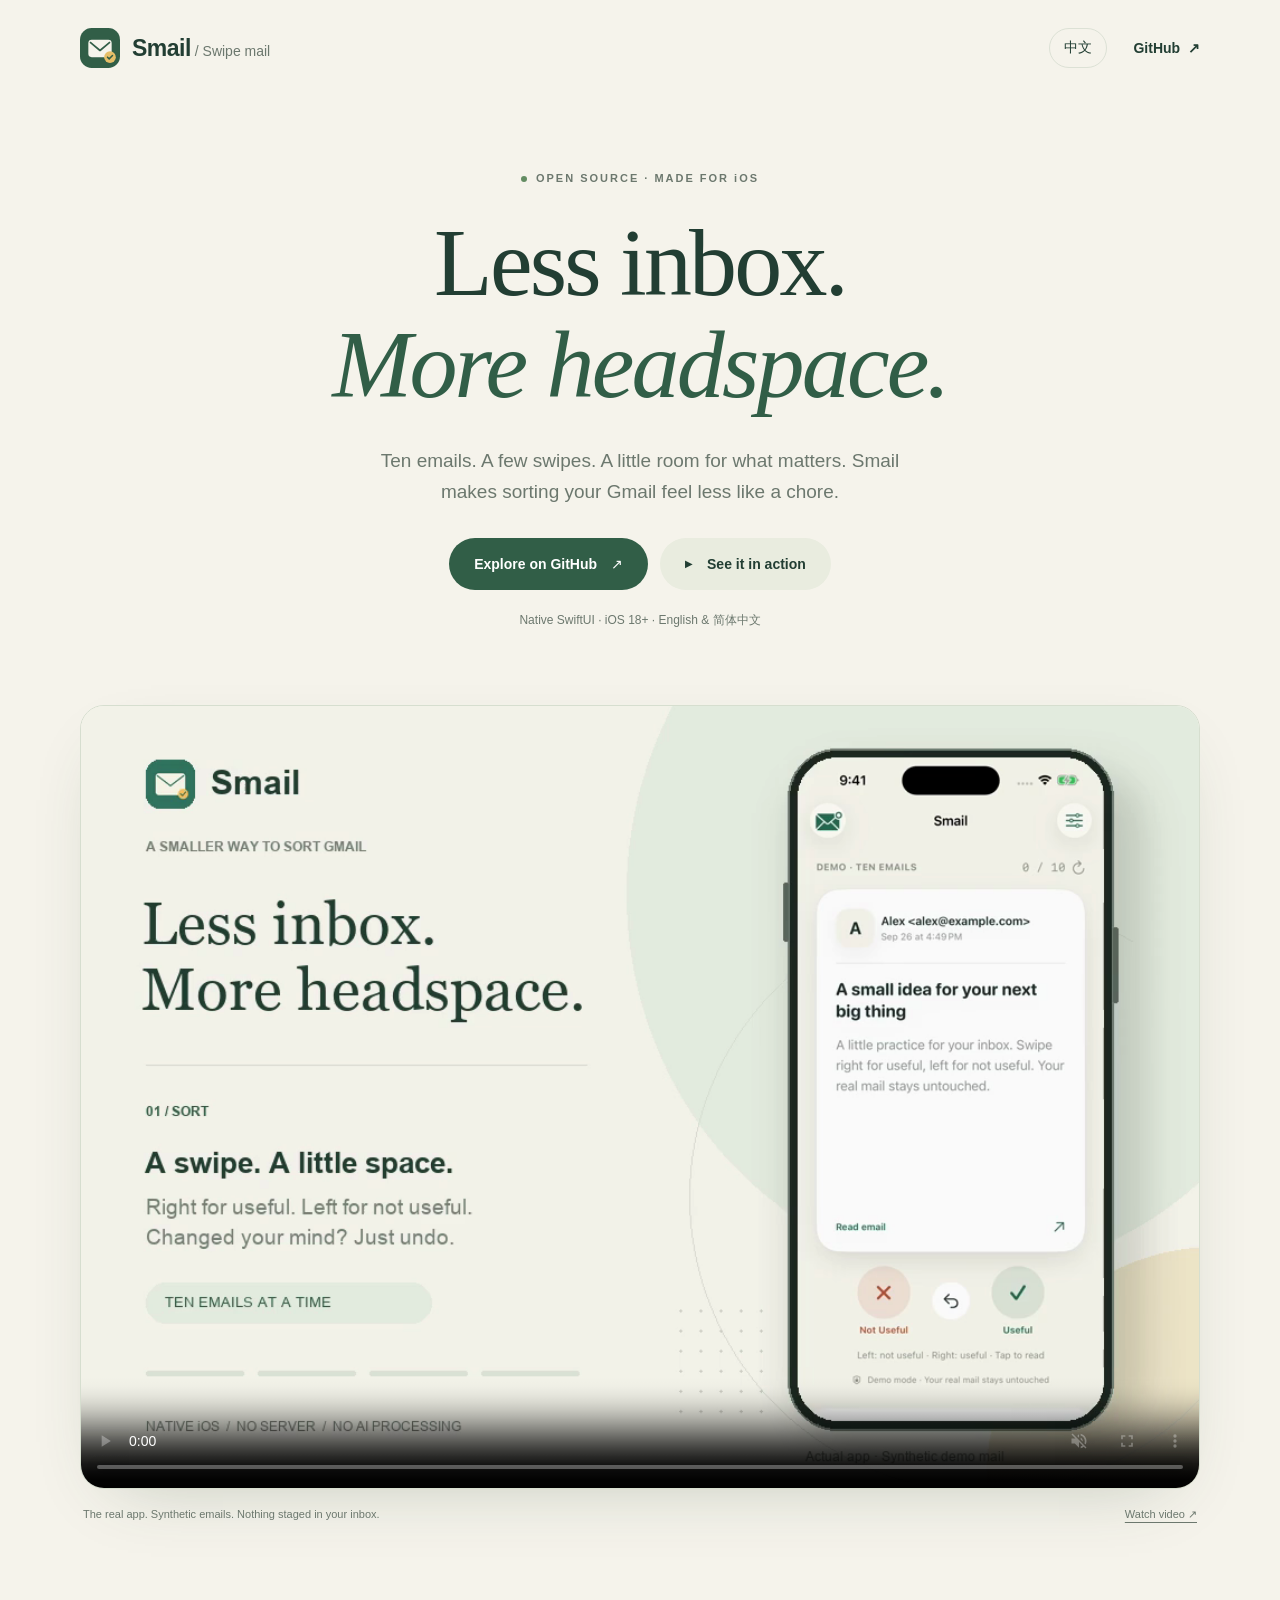
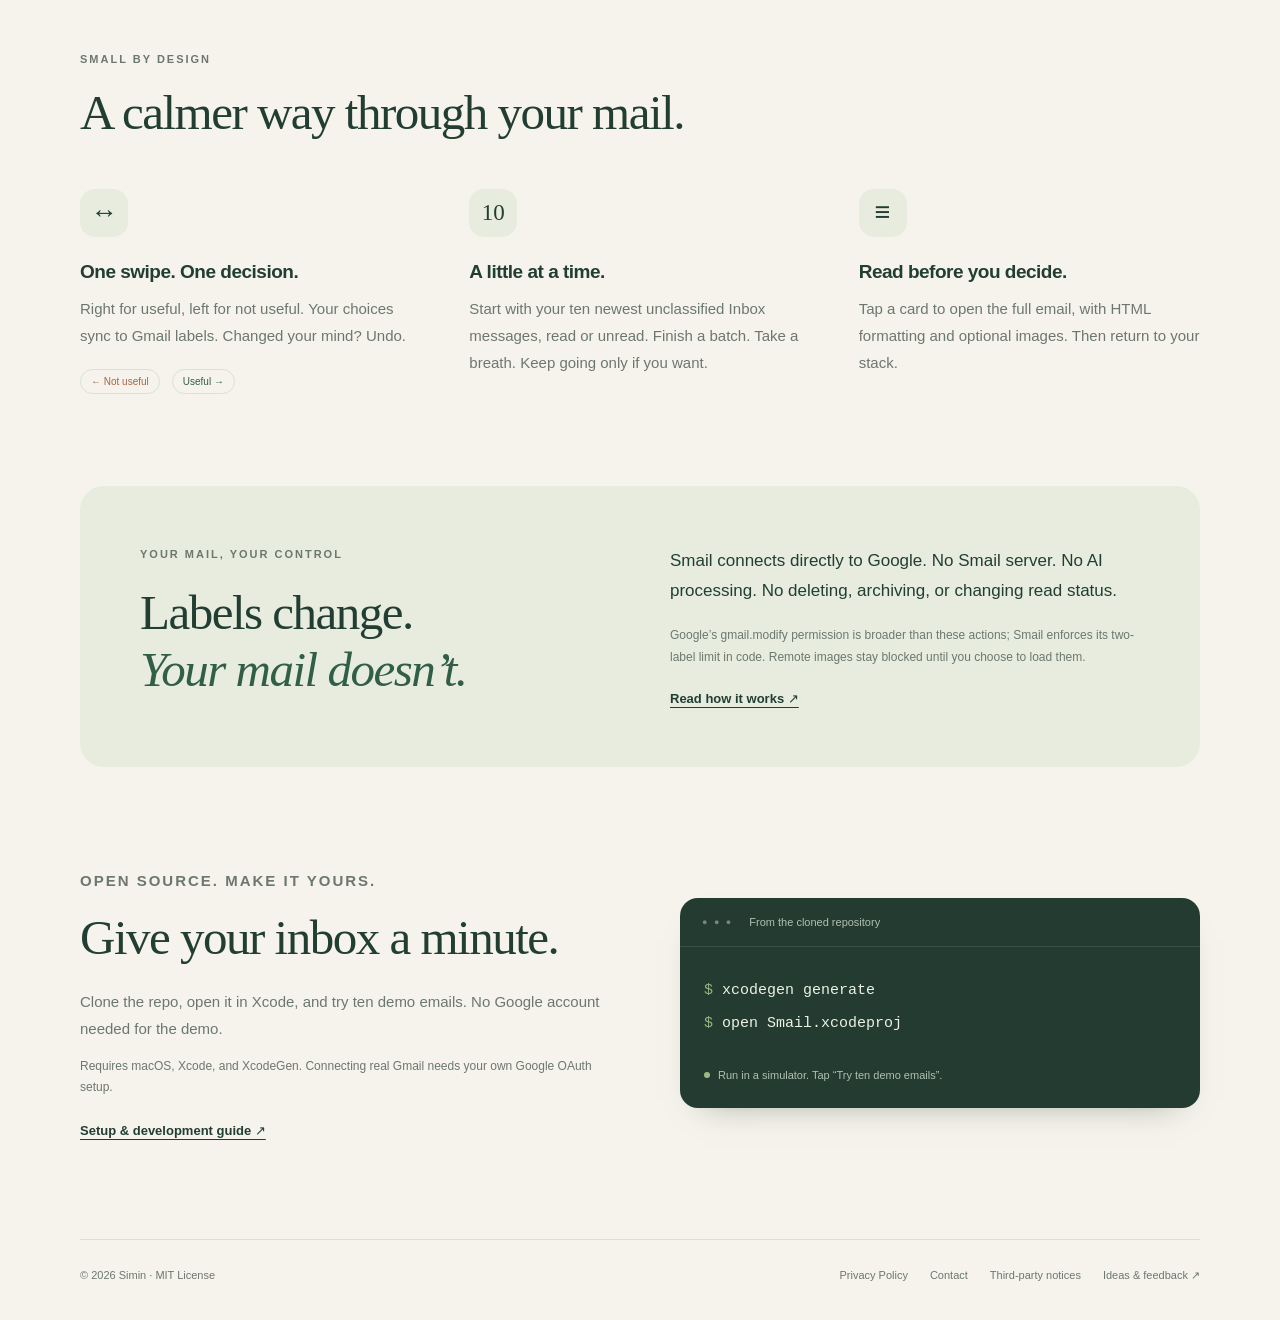
<file: docs/index.html>
<!doctype html>
<html lang="en">
<head>
  <meta charset="utf-8">
  <meta name="viewport" content="width=device-width, initial-scale=1">
  <meta name="theme-color" content="#f5f3eb">
  <meta name="description" content="Smail is an open-source iOS app for sorting Gmail, ten emails at a time. Swipe, read, undo. Your mail stays yours.">
  <meta property="og:type" content="website">
  <meta property="og:title" content="Smail: Swipe mail">
  <meta property="og:description" content="Less inbox. More headspace. A small, native iOS app for sorting Gmail.">
  <meta property="og:url" content="https://smail.simin.you/">
  <meta property="og:image" content="https://smail.simin.you/assets/smail-demo.png">
  <meta name="twitter:card" content="summary_large_image">
  <title>Smail: Swipe mail</title>
  <link rel="canonical" href="https://smail.simin.you/">
  <link rel="icon" href="favicon.svg" type="image/svg+xml">
  <link rel="stylesheet" href="site.css">
  <script src="site.js" defer></script>
</head>
<body>
  <a class="skip-link" href="#main" data-i18n="skip">Skip to content</a>
  <header class="header wrap">
    <a class="brand" href="./" aria-label="Smail home">
      <svg class="brand-icon" viewBox="0 0 48 48" aria-hidden="true"><rect width="48" height="48" rx="14" fill="#315e47"/><rect x="10" y="14" width="28" height="21" rx="4" fill="#f5f3eb"/><path d="m12 17 12 10 12-10" fill="none" stroke="#315e47" stroke-width="2" stroke-linejoin="round"/><circle cx="36" cy="35" r="7" fill="#e5be68"/><path d="m33 35 2 2 4-4" fill="none" stroke="#315e47" stroke-width="1.8" stroke-linecap="round"/></svg>
      <span>Smail<span class="brand-sub"> / Swipe mail</span></span>
    </a>
    <nav aria-label="Main navigation">
      <button class="language" id="language" type="button" aria-label="Switch to Simplified Chinese" hidden>中文</button>
      <a class="nav-github" href="https://github.com/siminyou-agent/smail">GitHub <span aria-hidden="true">↗</span></a>
    </nav>
  </header>

  <main id="main">
    <section class="hero wrap" aria-labelledby="hero-title">
      <p class="eyebrow"><span class="status-dot"></span><span data-i18n="eyebrow">OPEN SOURCE · MADE FOR iOS</span></p>
      <h1 id="hero-title"><span data-i18n="headline1">Less inbox.</span><br><em data-i18n="headline2">More headspace.</em></h1>
      <p class="intro" data-i18n="intro">Ten emails. A few swipes. A little room for what matters. Smail makes sorting your Gmail feel less like a chore.</p>
      <div class="hero-actions">
        <a class="button primary" href="https://github.com/siminyou-agent/smail"><span data-i18n="github">Explore on GitHub</span><span aria-hidden="true">↗</span></a>
        <a class="button secondary" href="#demo"><span class="play" aria-hidden="true">▶</span><span data-i18n="watch">See it in action</span></a>
      </div>
      <p class="hero-note" data-i18n="requirements">Native SwiftUI · iOS 18+ · English & 简体中文</p>
    </section>

    <section class="demo-section wrap" id="demo" aria-label="Smail demonstration">
      <div class="demo-frame">
        <video id="demo-video" muted loop playsinline controls preload="metadata" poster="assets/smail-demo.png" aria-describedby="demo-caption">
          <source src="assets/smail-demo.mp4" type="video/mp4">
          <a href="assets/smail-demo.mp4" data-i18n="downloadVideo">Download the demo video</a>
        </video>
      </div>
      <div class="demo-caption" id="demo-caption"><span data-i18n="demoCaption">The real app. Synthetic emails. Nothing staged in your inbox.</span><a href="assets/smail-demo.mp4" data-i18n="fullVideo">Watch video ↗</a></div>
    </section>

    <section class="features wrap" aria-labelledby="features-title">
      <div class="section-heading"><p class="eyebrow" data-i18n="smallByDesign">SMALL BY DESIGN</p><h2 id="features-title" data-i18n="featureTitle">A calmer way through your mail.</h2></div>
      <div class="feature-grid">
        <article class="feature"><div class="feature-symbol" aria-hidden="true">↔</div><h3 data-i18n="swipeTitle">One swipe. One decision.</h3><p data-i18n="swipeBody">Right for useful, left for not useful. Your choices sync to Gmail labels. Changed your mind? Undo.</p><div class="swipe-labels" aria-hidden="true"><span data-i18n="leftLabel">← Not useful</span><span data-i18n="rightLabel">Useful →</span></div></article>
        <article class="feature"><div class="feature-symbol number" aria-hidden="true">10</div><h3 data-i18n="batchTitle">A little at a time.</h3><p data-i18n="batchBody">Start with your ten newest unclassified Inbox messages, read or unread. Finish a batch. Take a breath. Keep going only if you want.</p></article>
        <article class="feature"><div class="feature-symbol" aria-hidden="true">≡</div><h3 data-i18n="readTitle">Read before you decide.</h3><p data-i18n="readBody">Tap a card to open the full email, with HTML formatting and optional images. Then return to your stack.</p></article>
      </div>
    </section>

    <section class="privacy wrap" aria-labelledby="privacy-title">
      <div class="privacy-card">
        <div><p class="eyebrow" data-i18n="yourMail">YOUR MAIL, YOUR CONTROL</p><h2 id="privacy-title"><span data-i18n="privacyTitle1">Labels change.</span><br><em data-i18n="privacyTitle2">Your mail doesn’t.</em></h2></div>
        <div class="privacy-copy"><p data-i18n="privacyBody">Smail connects directly to Google. No Smail server. No AI processing. No deleting, archiving, or changing read status.</p><p class="privacy-detail" data-i18n="privacyDetail">Google’s gmail.modify permission is broader than these actions; Smail enforces its two-label limit in code. Remote images stay blocked until you choose to load them.</p><a href="https://github.com/siminyou-agent/smail/blob/main/docs/DEVELOPMENT.md#gmail-permissions-and-local-data" data-i18n="privacyLink">Read how it works ↗</a></div>
      </div>
    </section>

    <section class="get-started wrap" aria-labelledby="start-title">
      <div><p class="eyebrow" data-i18n="makeItYours">OPEN SOURCE. MAKE IT YOURS.</p><h2 id="start-title" data-i18n="startTitle">Give your inbox a minute.</h2><p data-i18n="startBody">Clone the repo, open it in Xcode, and try ten demo emails. No Google account needed for the demo.</p><p class="setup-note" data-i18n="setupNote">Requires macOS, Xcode, and XcodeGen. Connecting real Gmail needs your own Google OAuth setup.</p><a class="text-link" href="https://github.com/siminyou-agent/smail/blob/main/docs/DEVELOPMENT.md" data-i18n="setupLink">Setup & development guide ↗</a></div>
      <div class="terminal"><div class="terminal-heading"><span class="terminal-dots" aria-hidden="true">● ● ●</span><span data-i18n="inRepo">From the cloned repository</span></div><pre><code><span class="prompt">$</span> xcodegen generate
<span class="prompt">$</span> open Smail.xcodeproj</code></pre><div class="terminal-footer"><span class="status-dot"></span><span data-i18n="demoNote">Run in a simulator. Tap “Try ten demo emails”.</span></div></div>
    </section>
  </main>

  <footer class="footer wrap"><span>© 2026 Simin · <a href="https://github.com/siminyou-agent/smail/blob/main/LICENSE">MIT License</a></span><span class="footer-links"><a href="privacy.html" data-i18n="privacyPolicy">Privacy Policy</a><a href="mailto:simin.you.agent@gmail.com" data-i18n="contact">Contact</a><a href="https://github.com/siminyou-agent/smail/blob/main/docs/THIRD_PARTY_NOTICES.md" data-i18n="licenses">Third-party notices</a><a href="https://github.com/siminyou-agent/smail/issues" data-i18n="feedback">Ideas & feedback ↗</a></span></footer>
</body>
</html>
</file>
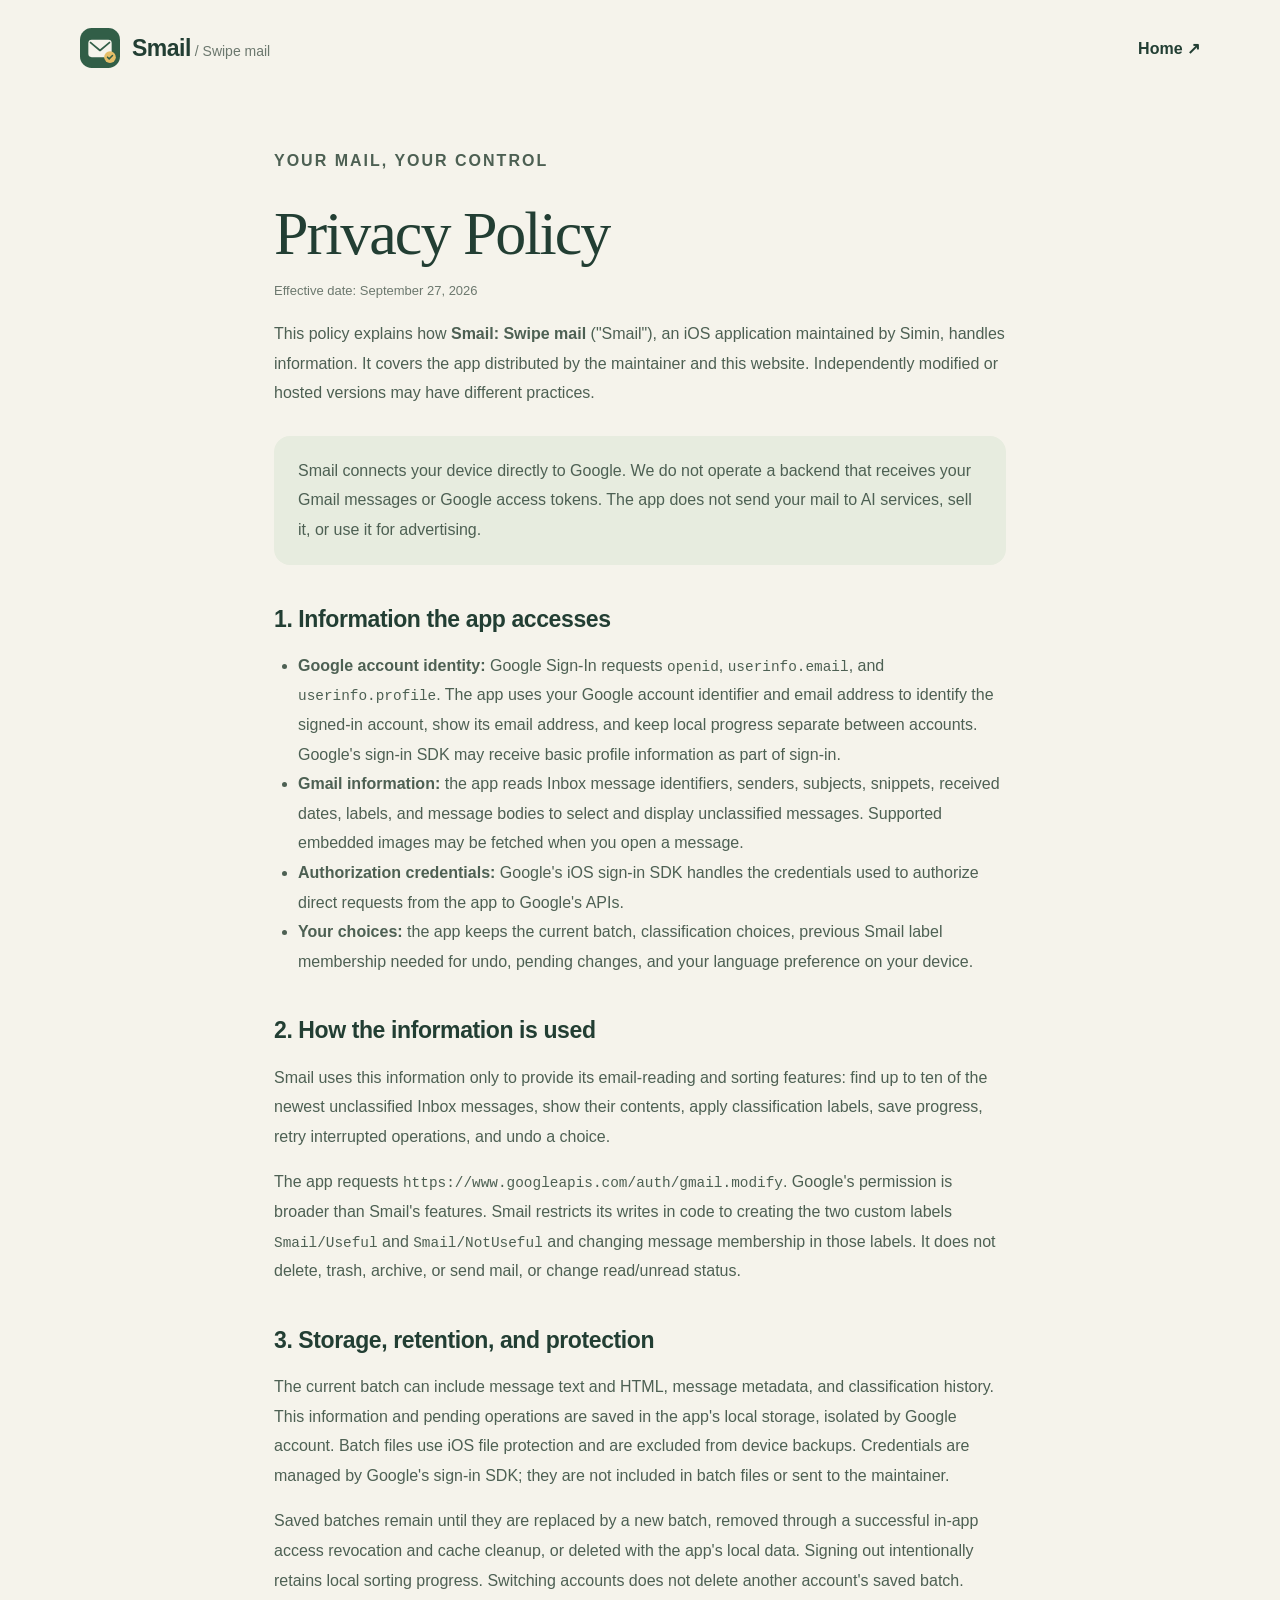
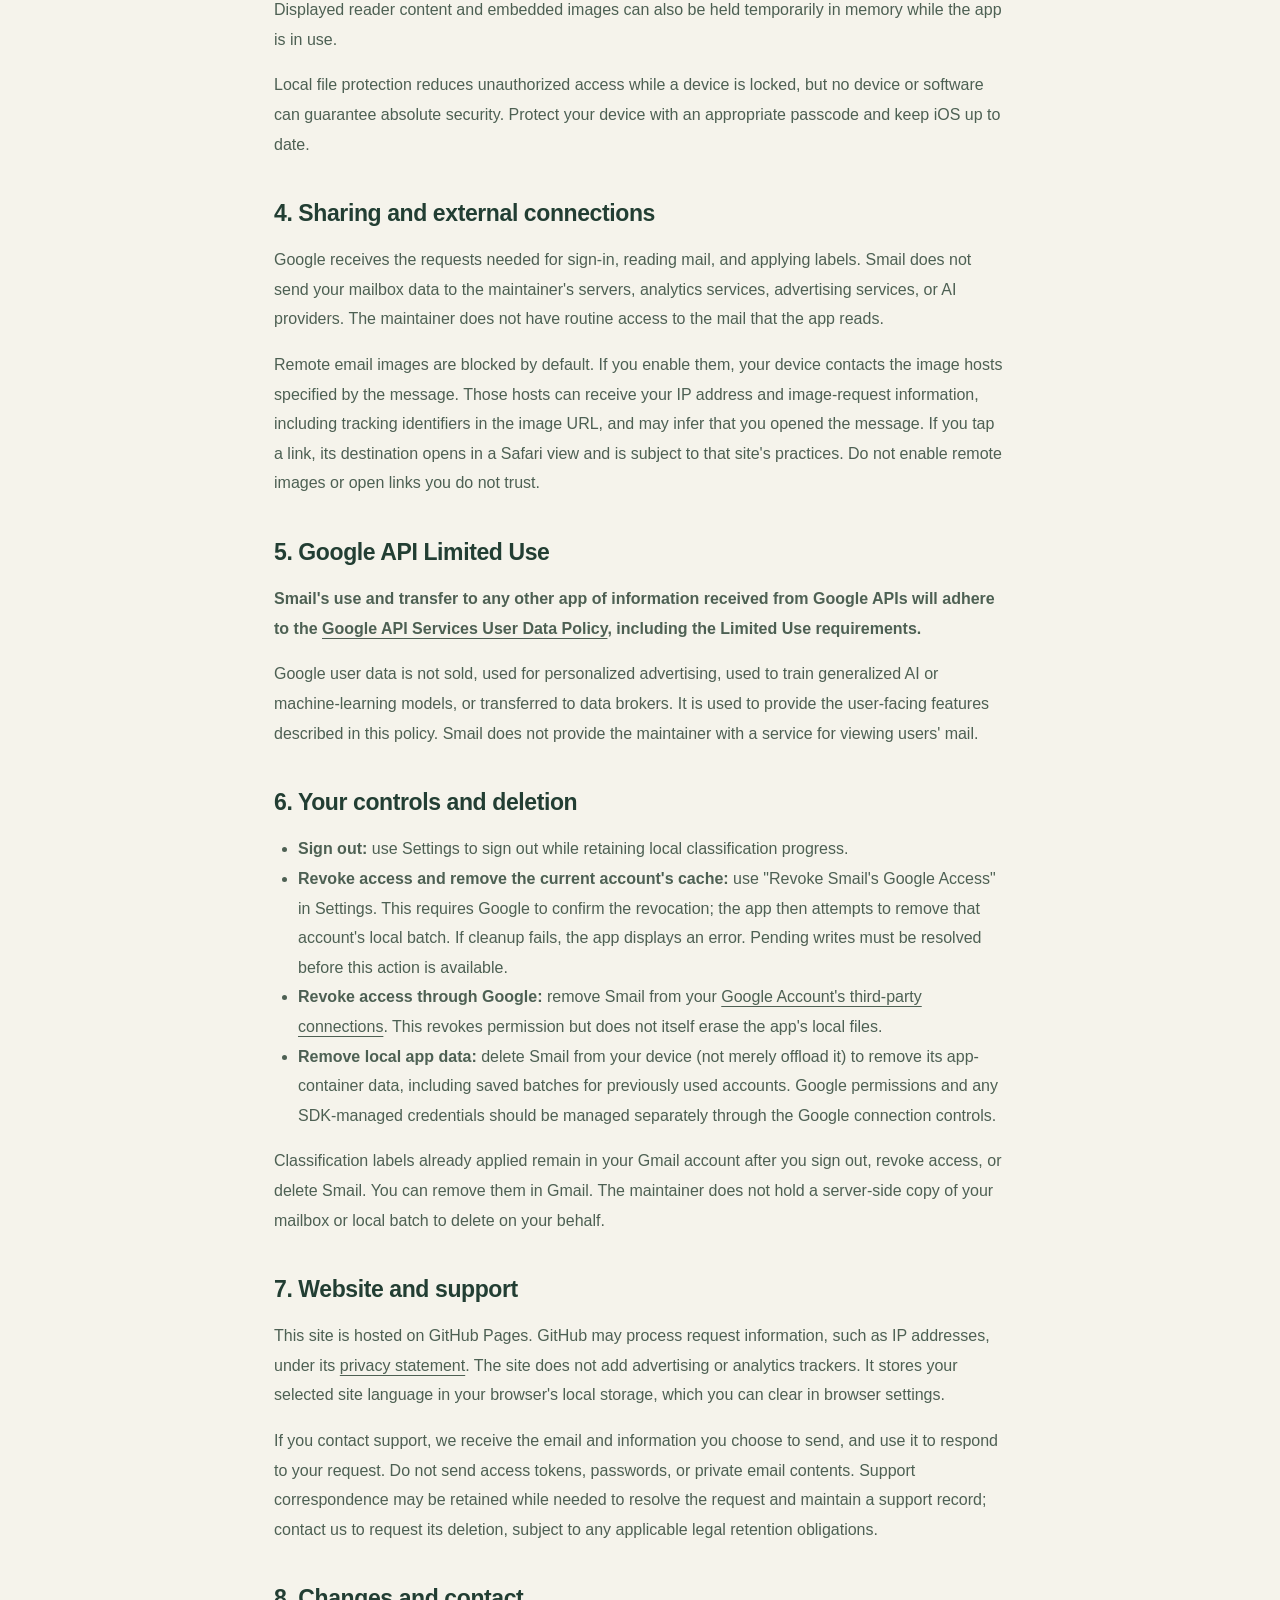
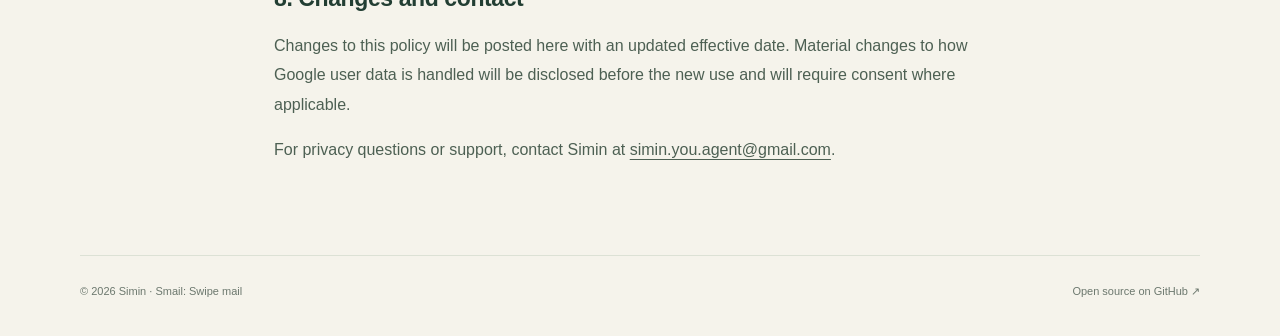
<file: docs/privacy.html>
<!doctype html>
<html lang="en">
<head>
  <meta charset="utf-8">
  <meta name="viewport" content="width=device-width, initial-scale=1">
  <meta name="theme-color" content="#f5f3eb">
  <meta name="description" content="How Smail: Swipe mail accesses and handles Google account and Gmail data.">
  <title>Privacy Policy · Smail: Swipe mail</title>
  <link rel="canonical" href="https://smail.simin.you/privacy.html">
  <link rel="icon" href="favicon.svg" type="image/svg+xml">
  <link rel="stylesheet" href="site.css">
  <style>
    .policy{max-width:780px;margin:50px auto 90px;padding:0 24px}.policy h1{font-size:clamp(40px,7vw,62px);letter-spacing:-2px}.policy h2{font-family:inherit;font-weight:600;font-size:23px;letter-spacing:-.4px;line-height:1.4;margin:38px 0 14px}.policy p,.policy li{font-size:16px;line-height:1.85;color:#4d6053}.policy ul{padding-left:24px}.policy .updated{font-size:13px;color:var(--muted)}.policy code{font-size:.9em;overflow-wrap:anywhere}.policy .summary{padding:20px 24px;background:var(--wash);border-radius:16px;margin:28px 0}.policy .summary p{margin:0}.policy a{overflow-wrap:anywhere}
  </style>
</head>
<body>
  <header class="header wrap"><a class="brand" href="./"><img class="brand-icon" src="favicon.svg" alt=""><span>Smail<span class="brand-sub"> / Swipe mail</span></span></a><a class="nav-github" href="./">Home ↗</a></header>
  <main class="policy">
    <p class="eyebrow">YOUR MAIL, YOUR CONTROL</p>
    <h1>Privacy Policy</h1>
    <p class="updated">Effective date: September 27, 2026</p>
    <p>This policy explains how <strong>Smail: Swipe mail</strong> ("Smail"), an iOS application maintained by Simin, handles information. It covers the app distributed by the maintainer and this website. Independently modified or hosted versions may have different practices.</p>
    <div class="summary"><p>Smail connects your device directly to Google. We do not operate a backend that receives your Gmail messages or Google access tokens. The app does not send your mail to AI services, sell it, or use it for advertising.</p></div>

    <h2>1. Information the app accesses</h2>
    <ul>
      <li><strong>Google account identity:</strong> Google Sign-In requests <code>openid</code>, <code>userinfo.email</code>, and <code>userinfo.profile</code>. The app uses your Google account identifier and email address to identify the signed-in account, show its email address, and keep local progress separate between accounts. Google's sign-in SDK may receive basic profile information as part of sign-in.</li>
      <li><strong>Gmail information:</strong> the app reads Inbox message identifiers, senders, subjects, snippets, received dates, labels, and message bodies to select and display unclassified messages. Supported embedded images may be fetched when you open a message.</li>
      <li><strong>Authorization credentials:</strong> Google's iOS sign-in SDK handles the credentials used to authorize direct requests from the app to Google's APIs.</li>
      <li><strong>Your choices:</strong> the app keeps the current batch, classification choices, previous Smail label membership needed for undo, pending changes, and your language preference on your device.</li>
    </ul>

    <h2>2. How the information is used</h2>
    <p>Smail uses this information only to provide its email-reading and sorting features: find up to ten of the newest unclassified Inbox messages, show their contents, apply classification labels, save progress, retry interrupted operations, and undo a choice.</p>
    <p>The app requests <code>https://www.googleapis.com/auth/gmail.modify</code>. Google's permission is broader than Smail's features. Smail restricts its writes in code to creating the two custom labels <code>Smail/Useful</code> and <code>Smail/NotUseful</code> and changing message membership in those labels. It does not delete, trash, archive, or send mail, or change read/unread status.</p>

    <h2>3. Storage, retention, and protection</h2>
    <p>The current batch can include message text and HTML, message metadata, and classification history. This information and pending operations are saved in the app's local storage, isolated by Google account. Batch files use iOS file protection and are excluded from device backups. Credentials are managed by Google's sign-in SDK; they are not included in batch files or sent to the maintainer.</p>
    <p>Saved batches remain until they are replaced by a new batch, removed through a successful in-app access revocation and cache cleanup, or deleted with the app's local data. Signing out intentionally retains local sorting progress. Switching accounts does not delete another account's saved batch. Displayed reader content and embedded images can also be held temporarily in memory while the app is in use.</p>
    <p>Local file protection reduces unauthorized access while a device is locked, but no device or software can guarantee absolute security. Protect your device with an appropriate passcode and keep iOS up to date.</p>

    <h2>4. Sharing and external connections</h2>
    <p>Google receives the requests needed for sign-in, reading mail, and applying labels. Smail does not send your mailbox data to the maintainer's servers, analytics services, advertising services, or AI providers. The maintainer does not have routine access to the mail that the app reads.</p>
    <p>Remote email images are blocked by default. If you enable them, your device contacts the image hosts specified by the message. Those hosts can receive your IP address and image-request information, including tracking identifiers in the image URL, and may infer that you opened the message. If you tap a link, its destination opens in a Safari view and is subject to that site's practices. Do not enable remote images or open links you do not trust.</p>

    <h2>5. Google API Limited Use</h2>
    <p><strong>Smail's use and transfer to any other app of information received from Google APIs will adhere to the <a href="https://developers.google.com/terms/api-services-user-data-policy">Google API Services User Data Policy</a>, including the Limited Use requirements.</strong></p>
    <p>Google user data is not sold, used for personalized advertising, used to train generalized AI or machine-learning models, or transferred to data brokers. It is used to provide the user-facing features described in this policy. Smail does not provide the maintainer with a service for viewing users' mail.</p>

    <h2>6. Your controls and deletion</h2>
    <ul>
      <li><strong>Sign out:</strong> use Settings to sign out while retaining local classification progress.</li>
      <li><strong>Revoke access and remove the current account's cache:</strong> use "Revoke Smail's Google Access" in Settings. This requires Google to confirm the revocation; the app then attempts to remove that account's local batch. If cleanup fails, the app displays an error. Pending writes must be resolved before this action is available.</li>
      <li><strong>Revoke access through Google:</strong> remove Smail from your <a href="https://myaccount.google.com/connections">Google Account's third-party connections</a>. This revokes permission but does not itself erase the app's local files.</li>
      <li><strong>Remove local app data:</strong> delete Smail from your device (not merely offload it) to remove its app-container data, including saved batches for previously used accounts. Google permissions and any SDK-managed credentials should be managed separately through the Google connection controls.</li>
    </ul>
    <p>Classification labels already applied remain in your Gmail account after you sign out, revoke access, or delete Smail. You can remove them in Gmail. The maintainer does not hold a server-side copy of your mailbox or local batch to delete on your behalf.</p>

    <h2>7. Website and support</h2>
    <p>This site is hosted on GitHub Pages. GitHub may process request information, such as IP addresses, under its <a href="https://docs.github.com/en/site-policy/privacy-policies/github-general-privacy-statement">privacy statement</a>. The site does not add advertising or analytics trackers. It stores your selected site language in your browser's local storage, which you can clear in browser settings.</p>
    <p>If you contact support, we receive the email and information you choose to send, and use it to respond to your request. Do not send access tokens, passwords, or private email contents. Support correspondence may be retained while needed to resolve the request and maintain a support record; contact us to request its deletion, subject to any applicable legal retention obligations.</p>

    <h2>8. Changes and contact</h2>
    <p>Changes to this policy will be posted here with an updated effective date. Material changes to how Google user data is handled will be disclosed before the new use and will require consent where applicable.</p>
    <p>For privacy questions or support, contact Simin at <a href="mailto:simin.you.agent@gmail.com">simin.you.agent@gmail.com</a>.</p>
  </main>
  <footer class="footer wrap"><span>© 2026 Simin · <a href="./">Smail: Swipe mail</a></span><a href="https://github.com/siminyou-agent/smail">Open source on GitHub ↗</a></footer>
</body>
</html>
</file>
<file: docs/site.css>
/* Self-hosted product page: system fonts, no trackers or external runtime assets. */
:root{color-scheme:light;--paper:#f5f3eb;--ink:#223e33;--green:#315e47;--muted:#6c786e;--line:#dce1d5;--wash:#e7ecdf;--gold:#d6ae59}
*{box-sizing:border-box}html{scroll-behavior:smooth;scroll-padding-top:24px}body{margin:0;background:var(--paper);color:var(--ink);font-family:-apple-system,BlinkMacSystemFont,"Segoe UI",sans-serif;-webkit-font-smoothing:antialiased}a{color:inherit;text-underline-offset:4px}button,a{-webkit-tap-highlight-color:transparent}button{font:inherit}a:focus-visible,button:focus-visible,video:focus-visible{outline:3px solid var(--gold);outline-offset:6px}.wrap{width:min(1120px,calc(100% - 80px));margin-inline:auto}.skip-link{position:absolute;top:-80px;left:20px;background:var(--ink);color:white;padding:14px;z-index:10}.skip-link:focus{top:12px}
.header{display:flex;justify-content:space-between;align-items:center;padding-block:28px}.brand{display:flex;align-items:center;gap:12px;font-weight:650;font-size:23px;text-decoration:none;letter-spacing:-.5px}.brand-icon{width:40px;height:40px}.brand-sub{font-size:14px;color:var(--muted);font-weight:400;letter-spacing:0}.header nav{display:flex;gap:26px;align-items:center;font-size:14px}.language{border:1px solid var(--line);border-radius:30px;padding:8px 14px;background:transparent;color:var(--ink);cursor:pointer;min-height:40px;min-width:58px}.language:hover{background:var(--wash)}.nav-github{text-decoration:none;font-weight:600}.nav-github span{margin-left:4px}
.hero{text-align:center;padding-top:74px;padding-bottom:48px;position:relative}.eyebrow{font-size:11px;letter-spacing:2px;font-weight:650;line-height:1.6;color:var(--muted);display:flex;align-items:center;gap:9px;margin:0 0 24px}.hero .eyebrow{justify-content:center}.status-dot{width:6px;height:6px;border-radius:50%;background:#638c62;display:inline-block;flex-shrink:0}h1,h2{font-family:Georgia,"Times New Roman","Songti SC",serif;letter-spacing:-2.8px;font-weight:400;margin:0}h1{font-size:clamp(54px,7.6vw,96px);line-height:1.07}h1 em,h2 em{font-style:italic;color:var(--green)}.intro{font-size:19px;line-height:1.65;max-width:535px;margin:28px auto;color:var(--muted)}.hero-actions{display:flex;justify-content:center;gap:12px;margin-top:30px}.button{display:inline-flex;justify-content:center;align-items:center;gap:14px;border-radius:32px;padding:16px 25px;min-height:52px;font-size:14px;font-weight:550;text-decoration:none;transition:transform .2s,background .2s}.button:hover{transform:translateY(-2px)}.primary{background:var(--green);color:#fff}.primary:hover{background:#254b37}.secondary{background:#e9ecdf}.secondary:hover{background:#dfe6d5}.play{font-size:10px}.hero-note{font-size:12px;color:var(--muted);margin-top:22px}
.demo-section{padding-top:16px}.demo-frame{border-radius:24px;overflow:hidden;border:1px solid #d6decf;background:#edf0e5;box-shadow:0 24px 70px -36px #314d364d}.demo-frame video{display:block;width:100%;height:auto;aspect-ratio:10/7;background:var(--paper)}.demo-caption{display:flex;justify-content:space-between;gap:20px;padding:17px 3px;font-size:11px;color:var(--muted);line-height:1.6}.demo-caption a{white-space:nowrap}
.features{padding-top:110px;padding-bottom:92px}.section-heading .eyebrow{margin-bottom:16px}h2{font-size:clamp(32px,4vw,49px);line-height:1.15;letter-spacing:-1.5px}.feature-grid{display:grid;grid-template-columns:repeat(3,1fr);gap:48px;margin-top:48px}.feature-symbol{display:flex;width:48px;height:48px;border-radius:15px;align-items:center;justify-content:center;background:var(--wash);font-size:27px;margin-bottom:24px}.feature-symbol.number{font-family:Georgia,serif;font-size:23px}.feature h3{font-size:19px;font-weight:600;letter-spacing:-.5px;margin:0 0 12px}.feature p,.get-started p{font-size:15px;line-height:1.8;color:var(--muted);margin:0}.swipe-labels{display:flex;gap:12px;font-size:10px;margin-top:20px}.swipe-labels span{border:1px solid #dce1d5;border-radius:18px;padding:6px 10px}.swipe-labels span:first-child{color:#a86547}.swipe-labels span:last-child{color:var(--green)}
.privacy-card{display:grid;grid-template-columns:1fr 1fr;gap:60px;padding:60px;border-radius:24px;background:var(--wash)}.privacy-card .eyebrow{margin-bottom:22px}.privacy-copy>p{font-size:17px;line-height:1.75;margin:0 0 20px}.privacy-copy .privacy-detail{font-size:12px;color:var(--muted);line-height:1.8}.privacy-copy a,.text-link{font-size:13px;font-weight:550}
.get-started{padding-block:100px;display:grid;grid-template-columns:1fr 1fr;gap:80px;align-items:center}.get-started .eyebrow{margin-bottom:16px}.get-started h2{margin-bottom:22px}.get-started .setup-note{font-size:12px;margin-top:14px}.text-link{display:inline-block;margin-top:24px}.terminal{border-radius:18px;background:#233b30;color:#edf2e5;overflow:hidden;box-shadow:0 16px 32px -24px #20372c80}.terminal-heading{display:flex;align-items:center;gap:16px;border-bottom:1px solid #385144;padding:18px 22px;font-size:11px;color:#b2c0b1}.terminal-dots{font-size:9px;letter-spacing:2px;color:#758879}.terminal pre{font-size:15px;line-height:2.2;margin:0;padding:27px 24px;font-family:ui-monospace,SFMono-Regular,Consolas,monospace;overflow-x:auto}.prompt{color:#94b582;user-select:none}.terminal-footer{display:flex;gap:8px;align-items:center;padding:0 24px 24px;font-size:11px;line-height:1.6;color:#b2c0b1}.terminal-footer .status-dot{background:#9eba84}
.footer{display:flex;justify-content:space-between;gap:24px;border-top:1px solid var(--line);padding-block:26px 34px;font-size:11px;line-height:1.8;color:var(--muted)}.footer-links{display:flex;gap:22px}.footer a{text-decoration:none}.footer a:hover{text-decoration:underline}html[lang="zh-Hans"] h1,html[lang="zh-Hans"] h2{letter-spacing:-1px}html[lang="zh-Hans"] h1{line-height:1.3}html[lang="zh-Hans"] .eyebrow{letter-spacing:2px}
@media(min-width:1400px){.hero{padding-top:90px}.demo-section{max-width:1040px}}
@media(max-width:800px){.wrap{width:calc(100% - 40px)}.header{padding-block:20px}.brand-sub{display:none}.header nav{gap:16px}.hero{padding-top:48px}.hero .eyebrow{font-size:10px}.intro{font-size:17px;max-width:440px}.features{padding-top:70px;padding-bottom:60px}.feature-grid{gap:24px}.feature h3{font-size:17px}.privacy-card{gap:30px;padding:32px}.privacy-card h2{font-size:36px}.get-started{gap:32px;padding-block:70px}.terminal pre{font-size:13px;padding-inline:18px}.terminal-heading,.terminal-footer{padding-inline:18px}}
@media(max-width:600px){.hero{padding-top:42px;padding-bottom:28px}h1{font-size:57px;letter-spacing:-2px}.intro{font-size:16px;margin:22px auto}.button{font-size:12px;padding:14px 19px}.hero-actions{gap:8px}.hero-note{font-size:10px}.demo-frame{border-radius:12px}.demo-caption{font-size:10px;gap:12px}.demo-caption span{max-width:240px}.feature-grid{grid-template-columns:1fr;gap:34px;margin-top:32px}.feature{padding-left:66px;position:relative}.feature-symbol{position:absolute;left:0;top:0;width:43px;height:43px}.feature p{font-size:14px}.feature h3{font-size:18px}.feature .swipe-labels{margin-top:12px}.privacy-card{grid-template-columns:1fr;gap:26px;padding:30px 25px;border-radius:18px}.privacy-copy>p{font-size:15px}.get-started{grid-template-columns:1fr;gap:30px}.terminal pre{font-size:15px}.footer{flex-direction:column;gap:8px;font-size:10px}.footer-links{gap:18px}}
.footer-links{flex-wrap:wrap}
@media(prefers-reduced-motion:reduce){html{scroll-behavior:auto}.button{transition:none}.button:hover{transform:none}}
</file>
